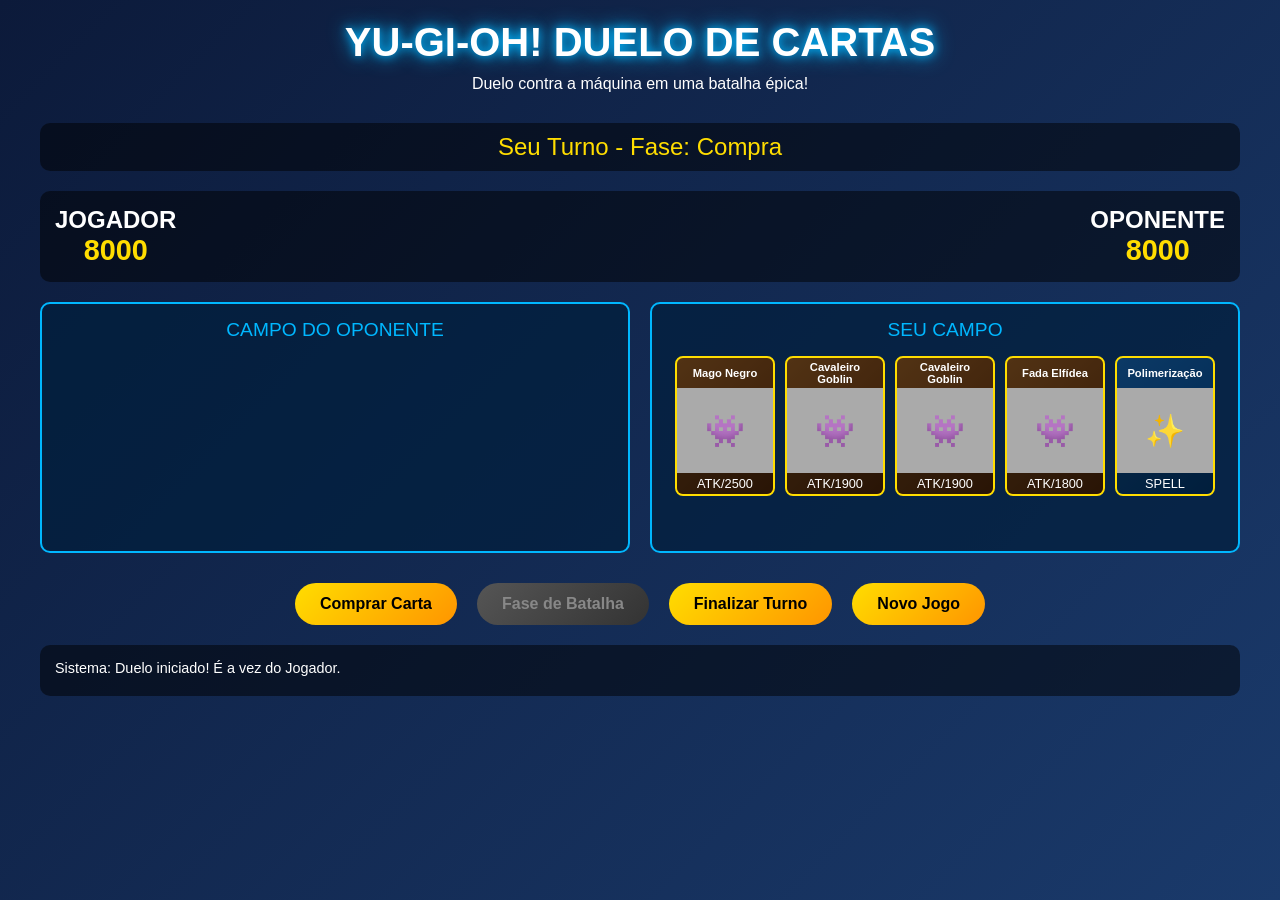
<file: Cartas/index.html>
<!DOCTYPE html>
<html lang="pt-BR">
<head>
    <meta charset="UTF-8">
    <meta name="viewport" content="width=device-width, initial-scale=1.0">
    <title>Yu-Gi-Oh! Duelo de Cartas</title>
    <style>
        * {
            margin: 0;
            padding: 0;
            box-sizing: border-box;
            font-family: 'Arial', sans-serif;
        }
        
        body {
            background: linear-gradient(135deg, #0c1a3a, #1a3a6b);
            color: #fff;
            min-height: 100vh;
            padding: 20px;
        }
        
        header {
            text-align: center;
            margin-bottom: 30px;
        }
        
        h1 {
            font-size: 2.5rem;
            text-shadow: 0 0 10px #00b7ff, 0 0 20px #00b7ff;
            margin-bottom: 10px;
        }
        
        .game-container {
            max-width: 1200px;
            margin: 0 auto;
        }
        
        .turn-indicator {
            text-align: center;
            font-size: 1.5rem;
            margin-bottom: 20px;
            background: rgba(0, 0, 0, 0.5);
            padding: 10px;
            border-radius: 10px;
            color: #ffdd00;
        }
        
        .score-board {
            display: flex;
            justify-content: space-between;
            background: rgba(0, 0, 0, 0.5);
            padding: 15px;
            border-radius: 10px;
            margin-bottom: 20px;
        }
        
        .player, .opponent {
            text-align: center;
        }
        
        .life-points {
            font-size: 1.8rem;
            font-weight: bold;
            color: #ffdd00;
        }
        
        .board {
            display: grid;
            grid-template-columns: 1fr 1fr;
            gap: 20px;
            margin-bottom: 30px;
        }
        
        .player-field, .opponent-field {
            background: rgba(0, 30, 60, 0.7);
            border: 2px solid #00b7ff;
            border-radius: 10px;
            padding: 15px;
            min-height: 250px;
        }
        
        .field-title {
            text-align: center;
            margin-bottom: 15px;
            font-size: 1.2rem;
            color: #00b7ff;
        }
        
        .cards-container {
            display: flex;
            flex-wrap: wrap;
            gap: 10px;
            justify-content: center;
            min-height: 180px;
        }
        
        .card {
            width: 100px;
            height: 140px;
            background: linear-gradient(135deg, #8b4513, #5d2906);
            border: 2px solid #ffdd00;
            border-radius: 8px;
            cursor: pointer;
            transition: transform 0.3s;
            display: flex;
            flex-direction: column;
            overflow: hidden;
            position: relative;
        }
        
        .card:hover {
            transform: translateY(-5px);
            box-shadow: 0 5px 15px rgba(255, 221, 0, 0.5);
        }
        
        .card.monster {
            background: linear-gradient(135deg, #cd7f32, #8b4513);
        }
        
        .card.spell {
            background: linear-gradient(135deg, #1e90ff, #0066cc);
        }
        
        .card.trap {
            background: linear-gradient(135deg, #dc143c, #8b0000);
        }
        
        .card.face-down {
            background: linear-gradient(135deg, #1a3a6b, #0c1a3a);
        }
        
        .card-title {
            background: rgba(0, 0, 0, 0.6);
            color: #fff;
            font-size: 0.7rem;
            padding: 5px;
            text-align: center;
            font-weight: bold;
            height: 30px;
            display: flex;
            align-items: center;
            justify-content: center;
        }
        
        .card-image {
            flex: 1;
            background-color: #aaa;
            display: flex;
            align-items: center;
            justify-content: center;
            font-size: 2rem;
        }
        
        .card-stats {
            background: rgba(0, 0, 0, 0.7);
            color: #fff;
            font-size: 0.8rem;
            padding: 3px;
            text-align: center;
        }
        
        .card.attack-position::after {
            content: "ATK";
            position: absolute;
            top: 5px;
            right: 5px;
            background: rgba(255, 0, 0, 0.7);
            padding: 2px 5px;
            border-radius: 3px;
            font-size: 0.7rem;
        }
        
        .card.defense-position::after {
            content: "DEF";
            position: absolute;
            top: 5px;
            right: 5px;
            background: rgba(0, 128, 0, 0.7);
            padding: 2px 5px;
            border-radius: 3px;
            font-size: 0.7rem;
        }
        
        .controls {
            display: flex;
            justify-content: center;
            gap: 20px;
            margin-top: 30px;
        }
        
        button {
            background: linear-gradient(135deg, #ffdd00, #ff9500);
            color: #000;
            border: none;
            padding: 12px 25px;
            border-radius: 50px;
            font-size: 1rem;
            font-weight: bold;
            cursor: pointer;
            transition: all 0.3s;
        }
        
        button:hover {
            transform: scale(1.05);
            box-shadow: 0 0 15px rgba(255, 221, 0, 0.7);
        }
        
        button:disabled {
            background: linear-gradient(135deg, #555, #333);
            color: #888;
            cursor: not-allowed;
            transform: none;
            box-shadow: none;
        }
        
        .modal {
            display: none;
            position: fixed;
            top: 0;
            left: 0;
            width: 100%;
            height: 100%;
            background: rgba(0, 0, 0, 0.8);
            z-index: 100;
            align-items: center;
            justify-content: center;
        }
        
        .modal-content {
            background: linear-gradient(135deg, #1a3a6b, #0c1a3a);
            border: 3px solid #00b7ff;
            border-radius: 15px;
            padding: 20px;
            max-width: 500px;
            width: 90%;
            max-height: 90vh;
            overflow-y: auto;
        }
        
        .close-modal {
            float: right;
            font-size: 1.5rem;
            font-weight: bold;
            cursor: pointer;
            color: #ffdd00;
        }
        
        .card-detail {
            text-align: center;
        }
        
        .card-detail-image {
            width: 100%;
            height: 300px;
            background-color: #aaa;
            margin: 15px 0;
            border-radius: 10px;
            display: flex;
            align-items: center;
            justify-content: center;
            font-size: 3rem;
        }
        
        .card-detail-info {
            text-align: left;
            margin-top: 15px;
        }
        
        .card-detail-info p {
            margin-bottom: 10px;
        }
        
        .action-buttons {
            display: flex;
            justify-content: space-around;
            margin-top: 20px;
            flex-wrap: wrap;
            gap: 10px;
        }
        
        .action-buttons button {
            padding: 8px 15px;
            font-size: 0.9rem;
        }
        
        .message-log {
            background: rgba(0, 0, 0, 0.5);
            border-radius: 10px;
            padding: 15px;
            margin-top: 20px;
            max-height: 150px;
            overflow-y: auto;
        }
        
        .message {
            margin-bottom: 5px;
            font-size: 0.9rem;
        }
        
        .message.player {
            color: #00b7ff;
        }
        
        .message.opponent {
            color: #ff6b6b;
        }
        
        .message.system {
            color: #ffdd00;
        }
        
        @media (max-width: 768px) {
            .board {
                grid-template-columns: 1fr;
            }
            
            .controls {
                flex-direction: column;
                align-items: center;
            }
            
            button {
                width: 100%;
                max-width: 300px;
            }
        }
    </style>
</head>
<body>
    <header>
        <h1>YU-GI-OH! DUELO DE CARTAS</h1>
        <p>Duelo contra a máquina em uma batalha épica!</p>
    </header>
    
    <div class="game-container">
        <div class="turn-indicator" id="turn-indicator">Seu Turno</div>
        
        <div class="score-board">
            <div class="player">
                <h2>JOGADOR</h2>
                <div class="life-points" id="player-life">8000</div>
            </div>
            <div class="opponent">
                <h2>OPONENTE</h2>
                <div class="life-points" id="opponent-life">8000</div>
            </div>
        </div>
        
        <div class="board">
            <div class="opponent-field">
                <div class="field-title">CAMPO DO OPONENTE</div>
                <div class="cards-container" id="opponent-cards">
                    <!-- Cartas do oponente serão inseridas aqui via JavaScript -->
                </div>
            </div>
            
            <div class="player-field">
                <div class="field-title">SEU CAMPO</div>
                <div class="cards-container" id="player-cards">
                    <!-- Cartas do jogador serão inseridas aqui via JavaScript -->
                </div>
            </div>
        </div>
        
        <div class="controls">
            <button id="draw-card">Comprar Carta</button>
            <button id="battle-phase" disabled>Fase de Batalha</button>
            <button id="end-turn">Finalizar Turno</button>
            <button id="new-game">Novo Jogo</button>
        </div>
        
        <div class="message-log" id="message-log">
            <div class="message system">Bem-vindo ao Duelo! Prepare-se para jogar.</div>
        </div>
    </div>
    
    <div class="modal" id="card-modal">
        <div class="modal-content">
            <span class="close-modal" id="close-modal">&times;</span>
            <div class="card-detail" id="card-detail">
                <!-- Detalhes da carta serão inseridos aqui via JavaScript -->
            </div>
        </div>
    </div>

    <script>
        // Base de dados de cartas (exemplos)
        const cardsDatabase = [
            {
                id: 1,
                name: "Dragão Branco de Olhos Azuis",
                type: "monster",
                attribute: "Luz",
                level: 8,
                atk: 3000,
                def: 2500,
                description: "Dragão lendário conhecido por seu poderoso ataque."
            },
            {
                id: 2,
                name: "Mago Negro",
                type: "monster",
                attribute: "Trevas",
                level: 7,
                atk: 2500,
                def: 2100,
                description: "O ultimate wizard em termos de ataque e defesa."
            },
            {
                id: 3,
                name: "Kuriboh",
                type: "monster",
                attribute: "Trevas",
                level: 1,
                atk: 300,
                def: 200,
                description: "Durante o cálculo de dano, se um monstro do oponente atacar (Efeito Rápido): você pode descartar este card; você não sofre dano de batalha dessa batalha."
            },
            {
                id: 4,
                name: "Cavaleiro Goblin",
                type: "monster",
                attribute: "Terra",
                level: 4,
                atk: 1900,
                def: 0,
                description: "Embora seja sempre muito leal, este monstro de um olho só é detestado pelos outros."
            },
            {
                id: 5,
                name: "Fada Elfídea",
                type: "monster",
                attribute: "Vento",
                level: 4,
                atk: 1800,
                def: 1600,
                description: "Esta linda fada tem uma personalidade perversa."
            },
            {
                id: 6,
                name: "Polimerização",
                type: "spell",
                description: "Permite Invocar por Invocação-Fusão 1 Monstro de Fusão do seu Deck Adicional, usando monstros da sua mão ou do campo como Matéria de Fusão."
            },
            {
                id: 7,
                name: "Buraco Negro",
                type: "spell",
                description: "Destrói todos os monstros no campo."
            },
            {
                id: 8,
                name: "Cilada",
                type: "trap",
                description: "Quando seu oponente Invoca um monstro por Invocação-Normal: destrua esse monstro."
            }
        ];

        // Variáveis do jogo
        let playerLife = 8000;
        let opponentLife = 8000;
        let playerDeck = [];
        let opponentDeck = [];
        let playerHand = [];
        let opponentHand = [];
        let playerField = [];
        let opponentField = [];
        let currentPlayer = 'player';
        let gameStarted = false;
        let gamePhase = 'draw'; // draw, main, battle, end
        let selectedCard = null;
        let messageLog = [];

        // Elementos do DOM
        const playerLifeElement = document.getElementById('player-life');
        const opponentLifeElement = document.getElementById('opponent-life');
        const playerCardsContainer = document.getElementById('player-cards');
        const opponentCardsContainer = document.getElementById('opponent-cards');
        const drawCardButton = document.getElementById('draw-card');
        const battlePhaseButton = document.getElementById('battle-phase');
        const endTurnButton = document.getElementById('end-turn');
        const newGameButton = document.getElementById('new-game');
        const cardModal = document.getElementById('card-modal');
        const closeModalButton = document.getElementById('close-modal');
        const cardDetailContainer = document.getElementById('card-detail');
        const turnIndicator = document.getElementById('turn-indicator');
        const messageLogContainer = document.getElementById('message-log');

        // Inicializar o jogo
        function initGame() {
            playerLife = 8000;
            opponentLife = 8000;
            playerDeck = [...cardsDatabase, ...cardsDatabase, ...cardsDatabase]; // Criar um deck maior
            opponentDeck = [...cardsDatabase, ...cardsDatabase, ...cardsDatabase];
            playerHand = [];
            opponentHand = [];
            playerField = [];
            opponentField = [];
            currentPlayer = 'player';
            gameStarted = true;
            gamePhase = 'draw';
            selectedCard = null;
            messageLog = [];

            // Embaralhar os decks
            shuffleDeck(playerDeck);
            shuffleDeck(opponentDeck);

            // Comprar 5 cartas iniciais
            for (let i = 0; i < 5; i++) {
                playerHand.push(drawCard(playerDeck));
                opponentHand.push(drawCard(opponentDeck));
            }

            updateUI();
            drawCardButton.disabled = false;
            battlePhaseButton.disabled = true;
            endTurnButton.disabled = false;
            addMessage("Sistema", "Duelo iniciado! É a vez do Jogador.");
        }

        // Embaralhar o deck
        function shuffleDeck(deck) {
            for (let i = deck.length - 1; i > 0; i--) {
                const j = Math.floor(Math.random() * (i + 1));
                [deck[i], deck[j]] = [deck[j], deck[i]];
            }
        }

        // Comprar uma carta do deck
        function drawCard(deck) {
            if (deck.length === 0) {
                addMessage("Sistema", "Seu deck está vazio! Você perdeu o duelo.");
                endGame(false);
                return null;
            }
            return deck.pop();
        }

        // Atualizar a interface do usuário
        function updateUI() {
            // Atualizar pontos de vida
            playerLifeElement.textContent = playerLife;
            opponentLifeElement.textContent = opponentLife;
            
            // Atualizar indicador de turno
            turnIndicator.textContent = currentPlayer === 'player' ? 'Seu Turno' : 'Turno do Oponente';
            turnIndicator.textContent += ` - Fase: ${getPhaseName(gamePhase)}`;

            // Atualizar cartas do jogador
            playerCardsContainer.innerHTML = '';
            playerHand.forEach((card, index) => {
                const cardElement = createCardElement(card, index, 'hand');
                playerCardsContainer.appendChild(cardElement);
            });
            
            playerField.forEach((card, index) => {
                const cardElement = createCardElement(card, index, 'field');
                playerCardsContainer.appendChild(cardElement);
            });

            // Atualizar cartas do oponente (viradas para baixo)
            opponentCardsContainer.innerHTML = '';
            opponentField.forEach((card, index) => {
                const cardElement = createCardElement(card, index, 'field', true);
                opponentCardsContainer.appendChild(cardElement);
            });
            
            // Atualizar botões
            drawCardButton.disabled = gamePhase !== 'draw' || currentPlayer !== 'player';
            battlePhaseButton.disabled = gamePhase !== 'main' || currentPlayer !== 'player';
            
            // Atualizar log de mensagens
            updateMessageLog();
        }

        // Obter nome da fase
        function getPhaseName(phase) {
            switch(phase) {
                case 'draw': return 'Compra';
                case 'main': return 'Principal';
                case 'battle': return 'Batalha';
                case 'end': return 'Fim';
                default: return phase;
            }
        }

        // Criar elemento de carta
        function createCardElement(card, index, location, faceDown = false) {
            const cardElement = document.createElement('div');
            cardElement.className = `card ${card.type} ${card.position || ''}`;
            cardElement.dataset.index = index;
            cardElement.dataset.location = location;
            
            if (faceDown) {
                cardElement.classList.add('face-down');
                cardElement.innerHTML = `
                    <div class="card-title">Carta Virada</div>
                    <div class="card-image">?</div>
                    <div class="card-stats">???</div>
                `;
            } else {
                let statsText = '';
                if (card.type === 'monster') {
                    statsText = card.position === 'defense-position' ? `DEF/${card.def}` : `ATK/${card.atk}`;
                } else {
                    statsText = card.type.toUpperCase();
                }
                
                cardElement.innerHTML = `
                    <div class="card-title">${card.name}</div>
                    <div class="card-image">${card.type === 'monster' ? '👾' : card.type === 'spell' ? '✨' : '⚠️'}</div>
                    <div class="card-stats">${statsText}</div>
                `;
            }
            
            // Adicionar evento de clique para cartas na mão do jogador
            if (location === 'hand' && !faceDown && currentPlayer === 'player') {
                cardElement.addEventListener('click', () => showCardDetails(card, index));
            }
            
            // Adicionar evento de clique para cartas no campo do jogador
            if (location === 'field' && !faceDown && currentPlayer === 'player') {
                if (gamePhase === 'main') {
                    cardElement.addEventListener('click', () => selectCard(card, index));
                } else if (gamePhase === 'battle') {
                    cardElement.addEventListener('click', () => attackWithCard(card, index));
                }
            }
            
            return cardElement;
        }

        // Mostrar detalhes da carta
        function showCardDetails(card, index) {
            let cardHTML = `
                <h2>${card.name}</h2>
                <div class="card-detail-image">${card.type === 'monster' ? '👾' : card.type === 'spell' ? '✨' : '⚠️'}</div>
                <div class="card-detail-info">
                    <p><strong>Tipo:</strong> ${card.type === 'monster' ? 'Monstro' : card.type === 'spell' ? 'Magia' : 'Armadilha'}</p>
            `;
            
            if (card.type === 'monster') {
                cardHTML += `
                    <p><strong>Atributo:</strong> ${card.attribute}</p>
                    <p><strong>Nível:</strong> ${card.level}</p>
                    <p><strong>ATK:</strong> ${card.atk}</p>
                    <p><strong>DEF:</strong> ${card.def}</p>
                `;
            }
            
            cardHTML += `
                    <p><strong>Descrição:</strong> ${card.description}</p>
                </div>
                <div class="action-buttons">
            `;
            
            if (gamePhase === 'main') {
                if (card.type === 'monster') {
                    cardHTML += `
                        <button onclick="playCard(${index}, 'attack')">Invocar em Ataque</button>
                        <button onclick="playCard(${index}, 'defense')">Invocar em Defesa</button>
                    `;
                } else {
                    cardHTML += `<button onclick="playCard(${index})">Ativar</button>`;
                }
            }
            
            cardHTML += `
                    <button onclick="closeModal()">Fechar</button>
                </div>
            `;
            
            cardDetailContainer.innerHTML = cardHTML;
            cardModal.style.display = 'flex';
        }

        // Jogar uma carta
        function playCard(index, position = null) {
            const card = playerHand[index];
            
            if (card.type === 'monster') {
                if (playerField.length >= 5) {
                    addMessage("Sistema", "Seu campo está cheio! Não é possível invocar mais monstros.");
                    closeModal();
                    return;
                }
                
                // Adicionar monstro ao campo
                card.position = position + '-position';
                playerField.push(card);
                playerHand.splice(index, 1);
                addMessage("Jogador", `Invocou ${card.name} em modo ${position === 'attack' ? 'ataque' : 'defesa'}.`);
                
            } else {
                // Ativar magia/armadilha
                activateSpellTrap(card);
                playerHand.splice(index, 1);
            }
            
            closeModal();
            updateUI();
        }

        // Ativar magia/armadilha
        function activateSpellTrap(card) {
            addMessage("Jogador", `Ativou ${card.name}!`);
            
            // Efeitos básicos de algumas cartas
            switch(card.name) {
                case "Buraco Negro":
                    playerField = [];
                    opponentField = [];
                    addMessage("Sistema", "Buraco Negro destruiu todos os monstros no campo!");
                    break;
                default:
                    addMessage("Sistema", `${card.name} foi ativado, mas não teve efeito visível.`);
                    break;
            }
        }

        // Selecionar uma carta para mudar sua posição
        function selectCard(card, index) {
            if (selectedCard === index) {
                // Desselecionar se já estava selecionado
                selectedCard = null;
                addMessage("Sistema", "Carta desselecionada.");
            } else {
                // Selecionar a carta
                selectedCard = index;
                addMessage("Sistema", `${card.name} selecionada. Escolha uma ação.`);
                
                // Mostrar opções para a carta selecionada
                showCardOptions(card);
            }
            updateUI();
        }

        // Mostrar opções para a carta selecionada
        function showCardOptions(card) {
            let cardHTML = `
                <h2>${card.name}</h2>
                <div class="card-detail-image">${card.type === 'monster' ? '👾' : card.type === 'spell' ? '✨' : '⚠️'}</div>
                <div class="card-detail-info">
                    <p><strong>Modo:</strong> ${card.position === 'attack-position' ? 'Ataque' : 'Defesa'}</p>
            `;
            
            if (card.type === 'monster') {
                const currentStat = card.position === 'attack-position' ? card.atk : card.def;
                cardHTML += `<p><strong>${card.position === 'attack-position' ? 'ATK' : 'DEF'}:</strong> ${currentStat}</p>`;
            }
            
            cardHTML += `
                </div>
                <div class="action-buttons">
                    <button onclick="changeBattlePosition(${selectedCard})">Mudar Posição</button>
                    <button onclick="sacrificeCard(${selectedCard})">Sacrificar</button>
                    <button onclick="closeModal()">Fechar</button>
                </div>
            `;
            
            cardDetailContainer.innerHTML = cardHTML;
            cardModal.style.display = 'flex';
        }

        // Mudar a posição de batalha de um monstro
        function changeBattlePosition(index) {
            const card = playerField[index];
            
            if (card.position === 'attack-position') {
                card.position = 'defense-position';
                addMessage("Jogador", `Colocou ${card.name} em posição de defesa.`);
            } else {
                card.position = 'attack-position';
                addMessage("Jogador", `Colocou ${card.name} em posição de ataque.`);
            }
            
            selectedCard = null;
            closeModal();
            updateUI();
        }

        // Sacrificar uma carta
        function sacrificeCard(index) {
            const card = playerField[index];
            addMessage("Jogador", `Sacrificou ${card.name}.`);
            playerField.splice(index, 1);
            selectedCard = null;
            closeModal();
            updateUI();
        }

        // Atacar com uma carta
        function attackWithCard(attackerIndex, attackerLocation) {
            if (opponentField.length === 0) {
                // Ataque direto
                opponentLife -= playerField[attackerIndex].atk;
                addMessage("Jogador", `${playerField[attackerIndex].name} atacou diretamente e causou ${playerField[attackerIndex].atk} de dano!`);
                
                if (opponentLife <= 0) {
                    endGame(true);
                }
            } else {
                // Mostrar opções de alvo
                showAttackTargets(attackerIndex);
                return;
            }
            
            updateUI();
        }

        // Mostrar alvos para ataque
        function showAttackTargets(attackerIndex) {
            const attacker = playerField[attackerIndex];
            let cardHTML = `
                <h2>Escolha um alvo para ${attacker.name}</h2>
                <div class="card-detail-image">⚔️</div>
                <p>Selecione qual monstro inimigo atacar:</p>
                <div class="action-buttons">
            `;
            
            opponentField.forEach((card, index) => {
                cardHTML += `<button onclick="battle(${attackerIndex}, ${index})">Atacar ${card.name}</button>`;
            });
            
            cardHTML += `
                    <button onclick="closeModal()">Cancelar</button>
                </div>
            `;
            
            cardDetailContainer.innerHTML = cardHTML;
            cardModal.style.display = 'flex';
        }

        // Realizar uma batalha entre monstros
        function battle(attackerIndex, defenderIndex) {
            const attacker = playerField[attackerIndex];
            const defender = opponentField[defenderIndex];
            
            if (defender.position === 'attack-position') {
                // Batalha ATK vs ATK
                if (attacker.atk > defender.atk) {
                    opponentLife -= (attacker.atk - defender.atk);
                    opponentField.splice(defenderIndex, 1);
                    addMessage("Sistema", `${attacker.name} destruiu ${defender.name} e causou ${attacker.atk - defender.atk} de dano!`);
                } else if (attacker.atk < defender.atk) {
                    playerLife -= (defender.atk - attacker.atk);
                    playerField.splice(attackerIndex, 1);
                    addMessage("Sistema", `${defender.name} destruiu ${attacker.name} e você sofreu ${defender.atk - attacker.atk} de dano!`);
                } else {
                    playerField.splice(attackerIndex, 1);
                    opponentField.splice(defenderIndex, 1);
                    addMessage("Sistema", `${attacker.name} e ${defender.name} se destruíram mutuamente!`);
                }
            } else {
                // Batalha ATK vs DEF
                if (attacker.atk > defender.def) {
                    opponentField.splice(defenderIndex, 1);
                    addMessage("Sistema", `${attacker.name} destruiu ${defender.name} em posição de defesa!`);
                } else if (attacker.atk < defender.def) {
                    playerLife -= (defender.def - attacker.atk);
                    addMessage("Sistema", `${attacker.name} não conseguiu destruir ${defender.name} e você sofreu ${defender.def - attacker.atk} de dano!`);
                } else {
                    addMessage("Sistema", `${attacker.name} não conseguiu destruir ${defender.name}!`);
                }
            }
            
            // Verificar se o jogo terminou
            if (playerLife <= 0) {
                endGame(false);
            } else if (opponentLife <= 0) {
                endGame(true);
            }
            
            closeModal();
            updateUI();
        }

        // Finalizar o jogo
        function endGame(playerWon) {
            gameStarted = false;
            if (playerWon) {
                addMessage("Sistema", "Parabéns! Você venceu o duelo!");
            } else {
                addMessage("Sistema", "Você perdeu o duelo. Tente novamente!");
            }
            
            drawCardButton.disabled = true;
            battlePhaseButton.disabled = true;
            endTurnButton.disabled = true;
        }

        // Finalizar o turno
        function endTurn() {
            if (currentPlayer === 'player') {
                currentPlayer = 'opponent';
                gamePhase = 'draw';
                addMessage("Sistema", "Turno do Oponente.");
                
                // Simular o turno do oponente
                setTimeout(opponentTurn, 1000);
            } else {
                currentPlayer = 'player';
                gamePhase = 'draw';
                addMessage("Sistema", "Seu Turno.");
            }
            
            updateUI();
        }

        // Turno do oponente (IA simples)
        function opponentTurn() {
            // Fase de Compra
            if (opponentDeck.length > 0) {
                opponentHand.push(drawCard(opponentDeck));
                addMessage("Oponente", "Comprou uma carta.");
            }
            
            gamePhase = 'main';
            updateUI();
            
            setTimeout(() => {
                // Invocar monstros (se possível)
                for (let i = 0; i < opponentHand.length; i++) {
                    if (opponentHand[i].type === 'monster' && opponentField.length < 5) {
                        const card = opponentHand[i];
                        card.position = Math.random() > 0.5 ? 'attack-position' : 'defense-position';
                        opponentField.push(card);
                        opponentHand.splice(i, 1);
                        addMessage("Oponente", `Invocou ${card.name} em modo ${card.position === 'attack-position' ? 'ataque' : 'defesa'}.`);
                        break;
                    }
                }
                
                gamePhase = 'battle';
                updateUI();
                
                setTimeout(() => {
                    // Fase de Batalha
                    if (opponentField.length > 0) {
                        const attackerIndex = Math.floor(Math.random() * opponentField.length);
                        const attacker = opponentField[attackerIndex];
                        
                        if (playerField.length === 0) {
                            // Ataque direto
                            playerLife -= attacker.atk;
                            addMessage("Oponente", `${attacker.name} atacou diretamente e causou ${attacker.atk} de dano!`);
                        } else {
                            // Escolher um monstro aleatório para atacar
                            const defenderIndex = Math.floor(Math.random() * playerField.length);
                            const defender = playerField[defenderIndex];
                            
                            if (defender.position === 'attack-position') {
                                // Batalha ATK vs ATK
                                if (attacker.atk > defender.atk) {
                                    playerLife -= (attacker.atk - defender.atk);
                                    playerField.splice(defenderIndex, 1);
                                    addMessage("Sistema", `${attacker.name} destruiu ${defender.name} e causou ${attacker.atk - defender.atk} de dano!`);
                                } else if (attacker.atk < defender.atk) {
                                    opponentLife -= (defender.atk - attacker.atk);
                                    opponentField.splice(attackerIndex, 1);
                                    addMessage("Sistema", `${defender.name} destruiu ${attacker.name} e o oponente sofreu ${defender.atk - attacker.atk} de dano!`);
                                } else {
                                    playerField.splice(defenderIndex, 1);
                                    opponentField.splice(attackerIndex, 1);
                                    addMessage("Sistema", `${attacker.name} e ${defender.name} se destruíram mutuamente!`);
                                }
                            } else {
                                // Batalha ATK vs DEF
                                if (attacker.atk > defender.def) {
                                    playerField.splice(defenderIndex, 1);
                                    addMessage("Sistema", `${attacker.name} destruiu ${defender.name} em posição de defesa!`);
                                } else if (attacker.atk < defender.def) {
                                    opponentLife -= (defender.def - attacker.atk);
                                    addMessage("Sistema", `${attacker.name} não conseguiu destruir ${defender.name} e o oponente sofreu ${defender.def - attacker.atk} de dano!`);
                                } else {
                                    addMessage("Sistema", `${attacker.name} não conseguiu destruir ${defender.name}!`);
                                }
                            }
                        }
                    }
                    
                    // Verificar se o jogo terminou
                    if (playerLife <= 0) {
                        endGame(false);
                    } else if (opponentLife <= 0) {
                        endGame(true);
                    } else {
                        gamePhase = 'end';
                        updateUI();
                        
                        // Finalizar turno do oponente
                        setTimeout(() => {
                            addMessage("Oponente", "Finalizou o turno.");
                            endTurn();
                        }, 1000);
                    }
                }, 1500);
            }, 1500);
        }

        // Adicionar mensagem ao log
        function addMessage(sender, text) {
            messageLog.push({ sender, text });
            if (messageLog.length > 10) {
                messageLog.shift(); // Manter apenas as 10 mensagens mais recentes
            }
            updateMessageLog();
        }

        // Atualizar o log de mensagens
        function updateMessageLog() {
            messageLogContainer.innerHTML = '';
            messageLog.forEach(message => {
                const messageElement = document.createElement('div');
                messageElement.className = `message ${message.sender.toLowerCase()}`;
                messageElement.textContent = `${message.sender}: ${message.text}`;
                messageLogContainer.appendChild(messageElement);
            });
            messageLogContainer.scrollTop = messageLogContainer.scrollHeight;
        }

        // Fechar o modal
        function closeModal() {
            cardModal.style.display = 'none';
            selectedCard = null;
        }

        // Avançar para a fase de batalha
        function startBattlePhase() {
            if (gamePhase === 'main') {
                gamePhase = 'battle';
                addMessage("Sistema", "Fase de Batalha iniciada. Selecione um monstro para atacar.");
                updateUI();
            }
        }

        // Event listeners
        drawCardButton.addEventListener('click', () => {
            if (playerDeck.length > 0 && playerHand.length < 7) {
                playerHand.push(drawCard(playerDeck));
                addMessage("Jogador", "Comprou uma carta.");
                gamePhase = 'main';
                updateUI();
            } else {
                addMessage("Sistema", "Não é possível comprar mais cartas!");
            }
        });

        battlePhaseButton.addEventListener('click', startBattlePhase);
        endTurnButton.addEventListener('click', endTurn);
        newGameButton.addEventListener('click', initGame);
        closeModalButton.addEventListener('click', closeModal);

        // Iniciar o jogo quando a página carregar
        window.onload = initGame;

        // Funções globais para os botões
        window.playCard = playCard;
        window.changeBattlePosition = changeBattlePosition;
        window.sacrificeCard = sacrificeCard;
        window.battle = battle;
        window.closeModal = closeModal;
    </script>
</body>
</html>
</file>
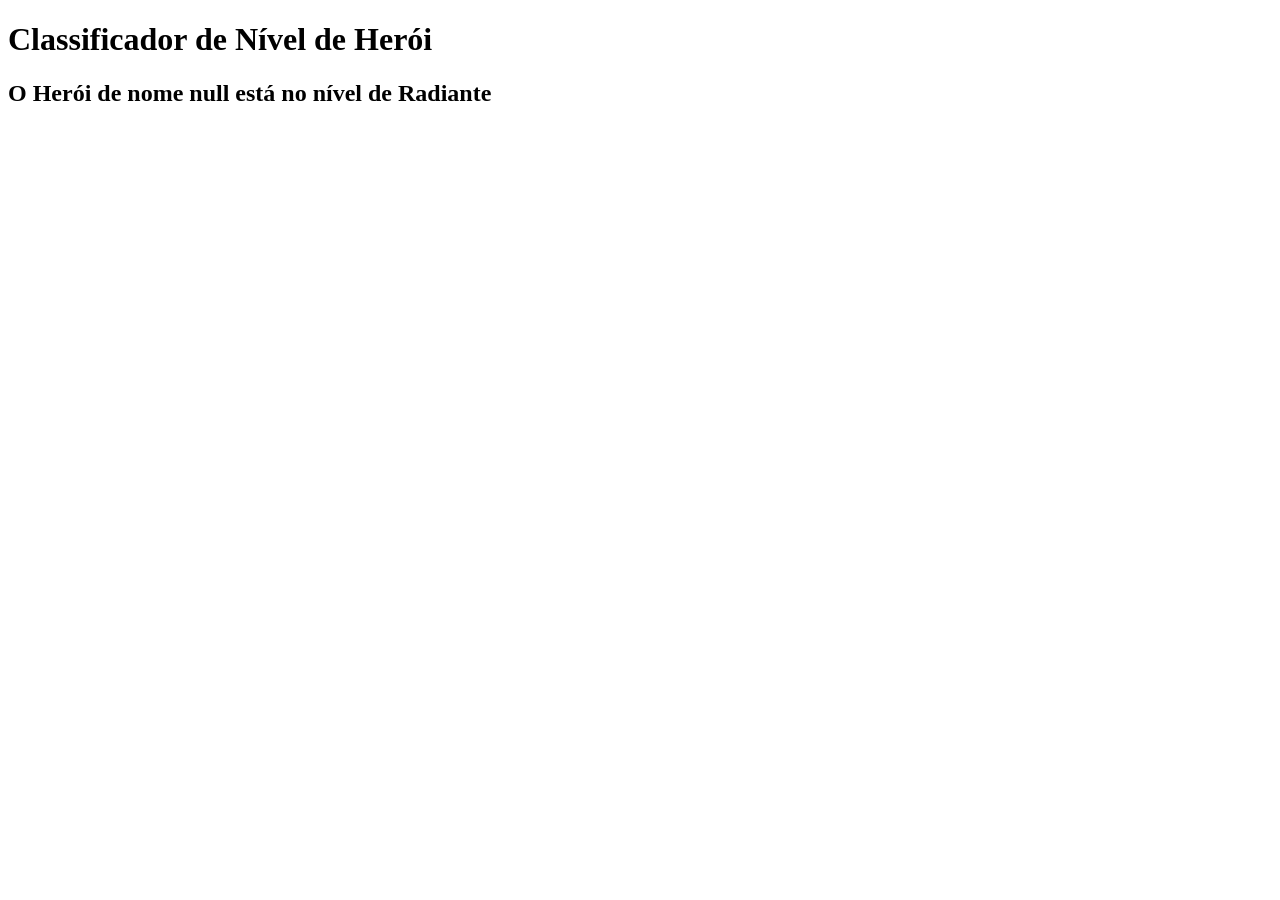
<file: Jogo/index.html>
<!DOCTYPE html>
<html>
<head>
    <title>Classificador de Nível de Herói</title>
</head>
<body>
    <h1>Classificador de Nível de Herói</h1>
    <script>
        let nome = prompt("Digite o nome do herói:");
        let xp = parseInt(prompt("Digite a experiência (XP) do herói:"));
        let nivel;
        if (xp < 1000) {
            nivel = "Ferro";
        } else if (xp >= 1001 && xp <= 2000) {
            nivel = "Bronze";
        } else if (xp >= 2001 && xp <= 5000) {
            nivel = "Prata";
        } else if (xp >= 5001 && xp <= 7000) {
            nivel = "Ouro";
        } else if (xp >= 7001 && xp <= 8000) {
            nivel = "Platina";
        } else if (xp >= 8001 && xp <= 9000) {
            nivel = "Ascendente";
        } else if (xp >= 9001 && xp <= 10000) {
            nivel = "Imortal";
        } else {
            nivel = "Radiante";
        }
        alert(`O Herói de nome ${nome} está no nível de ${nivel}`);
        document.write(`<h2>O Herói de nome ${nome} está no nível de ${nivel}</h2>`);
    </script>
</body>
</html>
</file>
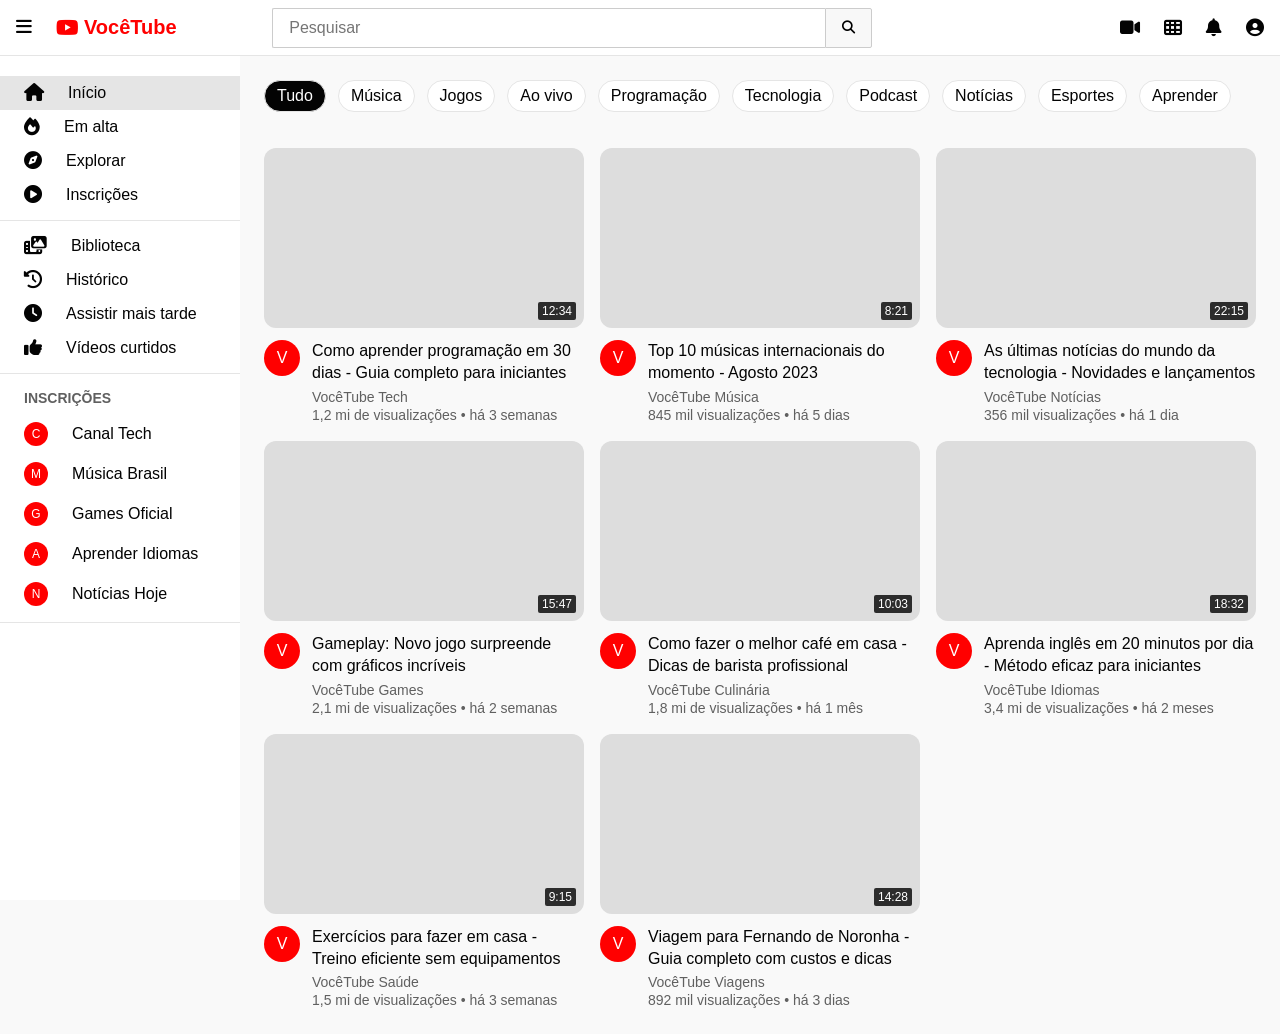
<file: Youtube Page/index.html>
<!DOCTYPE html>
<html lang="pt-BR">
<head>
    <meta charset="UTF-8">
    <meta name="viewport" content="width=device-width, initial-scale=1.0">
    <title>VocêTube - Clone do YouTube</title>
    <link rel="stylesheet" href="https://cdnjs.cloudflare.com/ajax/libs/font-awesome/6.4.0/css/all.min.css">
    <style>
        * {
            margin: 0;
            padding: 0;
            box-sizing: border-box;
            font-family: 'Roboto', Arial, sans-serif;
        }
        body {
            background-color: #f9f9f9;
            color: #030303;
        }
        header {
            display: flex;
            justify-content: space-between;
            align-items: center;
            padding: 0 16px;
            height: 56px;
            background-color: #fff;
            position: fixed;
            top: 0;
            left: 0;
            right: 0;
            border-bottom: 1px solid #e5e5e5;
            z-index: 100;
        }
        .logo-area {
            display: flex;
            align-items: center;
        }
        .menu-icon {
            margin-right: 24px;
            cursor: pointer;
            font-size: 18px;
        }
        .logo {
            display: flex;
            align-items: center;
            color: #ff0000;
            font-weight: bold;
            font-size: 20px;
        }
        .logo i {
            margin-right: 5px;
        }
        .search-area {
            display: flex;
            align-items: center;
            flex: 0 1 728px;
            margin: 0 40px;
        }
        .search-box {
            display: flex;
            flex: 1;
            max-width: 600px;
        }
        .search-box input {
            flex: 1;
            padding: 8px 16px;
            border: 1px solid #ccc;
            border-right: none;
            border-radius: 2px 0 0 2px;
            font-size: 16px;
        }
        .search-button {
            background: #f8f8f8;
            border: 1px solid #ccc;
            border-radius: 0 2px 2px 0;
            padding: 0 16px;
            cursor: pointer;
            height: 40px;
        }
        .user-actions {
            display: flex;
            align-items: center;
        }
        .user-actions i {
            margin-left: 24px;
            cursor: pointer;
            font-size: 18px;
        }
        .container {
            display: flex;
            margin-top: 56px;
            min-height: calc(100vh - 56px);
        }
        aside {
            width: 240px;
            background-color: #fff;
            position: fixed;
            top: 56px;
            left: 0;
            bottom: 0;
            overflow-y: auto;
            padding: 12px 0;
            transition: width 0.3s;
        }
        .sidebar-section {
            padding: 8px 0;
            border-bottom: 1px solid #e5e5e5;
        }
        .sidebar-item {
            display: flex;
            align-items: center;
            padding: 8px 24px;
            cursor: pointer;
        }
        .sidebar-item:hover {
            background-color: #f5f5f5;
        }
        .sidebar-item.active {
            background-color: #e5e5e5;
        }
        .sidebar-item i {
            margin-right: 24px;
            font-size: 18px;
        }
        .sidebar-channel {
            display: flex;
            align-items: center;
            padding: 8px 24px;
            cursor: pointer;
        }
        .sidebar-channel:hover {
            background-color: #f5f5f5;
        }
        .channel-avatar {
            width: 24px;
            height: 24px;
            border-radius: 50%;
            background-color: #ff0000;
            margin-right: 24px;
            display: flex;
            align-items: center;
            justify-content: center;
            color: white;
            font-size: 12px;
        }
        main {
            flex: 1;
            margin-left: 240px;
            padding: 24px;
            display: flex;
            flex-direction: column;
        }
        .video-grid {
            display: grid;
            grid-template-columns: repeat(auto-fill, minmax(300px, 1fr));
            gap: 16px;
        }
        .video-card {
            cursor: pointer;
            transition: transform 0.2s;
        }
        .video-card:hover {
            transform: translateY(-5px);
        }
        .thumbnail {
            position: relative;
            height: 0;
            padding-top: 56.25%; 
            background-color: #ddd;
            border-radius: 12px;
            overflow: hidden;
            margin-bottom: 12px;
        }
        .thumbnail img {
            position: absolute;
            top: 0;
            left: 0;
            width: 100%;
            height: 100%;
            object-fit: cover;
        }
        .video-duration {
            position: absolute;
            bottom: 8px;
            right: 8px;
            background-color: rgba(0, 0, 0, 0.8);
            color: white;
            padding: 2px 4px;
            border-radius: 2px;
            font-size: 12px;
        }
        .video-info {
            display: flex;
            margin-top: 12px;
        }
        .channel-avatar-small {
            width: 36px;
            height: 36px;
            border-radius: 50%;
            background-color: #ff0000;
            margin-right: 12px;
            display: flex;
            align-items: center;
            justify-content: center;
            color: white;
            flex-shrink: 0;
        }
        .video-details h3 {
            font-size: 16px;
            margin-bottom: 4px;
            font-weight: 500;
            line-height: 1.4;
            display: -webkit-box;
            -webkit-line-clamp: 2;
            -webkit-box-orient: vertical;
            overflow: hidden;
        }
        .video-details p {
            color: #606060;
            font-size: 14px;
            margin-bottom: 2px;
        }
        .category-section {
            margin-bottom: 24px;
        }
        .category-buttons {
            display: flex;
            overflow-x: auto;
            padding-bottom: 12px;
            gap: 12px;
        }
        .category-button {
            background-color: #fff;
            border: 1px solid #e5e5e5;
            border-radius: 16px;
            padding: 6px 12px;
            white-space: nowrap;
            cursor: pointer;
            transition: background-color 0.2s;
        }
        .category-button:hover {
            background-color: #f0f0f0;
        }
        .category-button.active {
            background-color: #030303;
            color: white;
        }
        @media (max-width: 1200px) {
            .video-grid {
                grid-template-columns: repeat(auto-fill, minmax(250px, 1fr));
            }
        }
        @media (max-width: 960px) {
            aside {
                width: 72px;
            }
            aside .sidebar-text, 
            aside .channel-name {
                display: none;
            }
            main {
                margin-left: 72px;
            }
            .sidebar-item i,
            .channel-avatar {
                margin-right: 0;
            }
        }
        @media (max-width: 768px) {
            .search-area {
                margin: 0 12px;
            }
            .video-grid {
                grid-template-columns: repeat(auto-fill, minmax(200px, 1fr));
            }
        }
        @media (max-width: 480px) {
            aside {
                display: none;
            }   
            main {
                margin-left: 0;
            }
            .search-box {
                display: none;
            }
            .video-grid {
                grid-template-columns: 1fr;
            }
        }
    </style>
</head>
<body>
    <header>
        <div class="logo-area">
            <div class="menu-icon">
                <i class="fas fa-bars"></i>
            </div>
            <div class="logo">
                <i class="fab fa-youtube"></i>
                <span>VocêTube</span>
            </div>
        </div>
        <div class="search-area">
            <div class="search-box">
                <input type="text" placeholder="Pesquisar">
                <button class="search-button">
                    <i class="fas fa-search"></i>
                </button>
            </div>
        </div>
        <div class="user-actions">
            <i class="fas fa-video"></i>
            <i class="fas fa-th"></i>
            <i class="fas fa-bell"></i>
            <i class="fas fa-user-circle"></i>
        </div>
    </header>
    <div class="container">
        <aside>
            <div class="sidebar-section">
                <div class="sidebar-item active">
                    <i class="fas fa-home"></i>
                    <span class="sidebar-text">Início</span>
                </div>
                <div class="sidebar-item">
                    <i class="fas fa-fire"></i>
                    <span class="sidebar-text">Em alta</span>
                </div>
                <div class="sidebar-item">
                    <i class="fas fa-compass"></i>
                    <span class="sidebar-text">Explorar</span>
                </div>
                <div class="sidebar-item">
                    <i class="fas fa-play-circle"></i>
                    <span class="sidebar-text">Inscrições</span>
                </div>
            </div>
            <div class="sidebar-section">
                <div class="sidebar-item">
                    <i class="fas fa-photo-video"></i>
                    <span class="sidebar-text">Biblioteca</span>
                </div>
                <div class="sidebar-item">
                    <i class="fas fa-history"></i>
                    <span class="sidebar-text">Histórico</span>
                </div>
                <div class="sidebar-item">
                    <i class="fas fa-clock"></i>
                    <span class="sidebar-text">Assistir mais tarde</span>
                </div>
                <div class="sidebar-item">
                    <i class="fas fa-thumbs-up"></i>
                    <span class="sidebar-text">Vídeos curtidos</span>
                </div>
            </div>
            <div class="sidebar-section">
                <h3 style="padding: 8px 24px; color: #606060; font-size: 14px;">INSCRIÇÕES</h3>
                <div class="sidebar-channel">
                    <div class="channel-avatar">C</div>
                    <span class="channel-name">Canal Tech</span>
                </div>
                <div class="sidebar-channel">
                    <div class="channel-avatar">M</div>
                    <span class="channel-name">Música Brasil</span>
                </div>
                <div class="sidebar-channel">
                    <div class="channel-avatar">G</div>
                    <span class="channel-name">Games Oficial</span>
                </div>
                <div class="sidebar-channel">
                    <div class="channel-avatar">A</div>
                    <span class="channel-name">Aprender Idiomas</span>
                </div>
                <div class="sidebar-channel">
                    <div class="channel-avatar">N</div>
                    <span class="channel-name">Notícias Hoje</span>
                </div>
            </div>
        </aside>
        <main>
            <div class="category-section">
                <div class="category-buttons">
                    <div class="category-button active">Tudo</div>
                    <div class="category-button">Música</div>
                    <div class="category-button">Jogos</div>
                    <div class="category-button">Ao vivo</div>
                    <div class="category-button">Programação</div>
                    <div class="category-button">Tecnologia</div>
                    <div class="category-button">Podcast</div>
                    <div class="category-button">Notícias</div>
                    <div class="category-button">Esportes</div>
                    <div class="category-button">Aprender</div>
                </div>
            </div>
            <div class="video-grid">
                <div class="video-card">
                    <div class="thumbnail">
                        <div style="background: linear-gradient(45deg, #ff0000, #ff6b6b); width: 100%; height: 100%;"></div>
                        <div class="video-duration">12:34</div>
                    </div>
                    <div class="video-info">
                        <div class="channel-avatar-small">V</div>
                        <div class="video-details">
                            <h3>Como aprender programação em 30 dias - Guia completo para iniciantes</h3>
                            <p>VocêTube Tech</p>
                            <p>1,2 mi de visualizações • há 3 semanas</p>
                        </div>
                    </div>
                </div>
                <div class="video-card">
                    <div class="thumbnail">
                        <div style="background: linear-gradient(45deg, #0066cc, #00a8ff); width: 100%; height: 100%;"></div>
                        <div class="video-duration">8:21</div>
                    </div>
                    <div class="video-info">
                        <div class="channel-avatar-small">V</div>
                        <div class="video-details">
                            <h3>Top 10 músicas internacionais do momento - Agosto 2023</h3>
                            <p>VocêTube Música</p>
                            <p>845 mil visualizações • há 5 dias</p>
                        </div>
                    </div>
                </div>
                <div class="video-card">
                    <div class="thumbnail">
                        <div style="background: linear-gradient(45deg, #00cc66, #00ff95); width: 100%; height: 100%;"></div>
                        <div class="video-duration">22:15</div>
                    </div>
                    <div class="video-info">
                        <div class="channel-avatar-small">V</div>
                        <div class="video-details">
                            <h3>As últimas notícias do mundo da tecnologia - Novidades e lançamentos</h3>
                            <p>VocêTube Notícias</p>
                            <p>356 mil visualizações • há 1 dia</p>
                        </div>
                    </div>
                </div>
                <div class="video-card">
                    <div class="thumbnail">
                        <div style="background: linear-gradient(45deg, #ff6600, #ff9e40); width: 100%; height: 100%;"></div>
                        <div class="video-duration">15:47</div>
                    </div>
                    <div class="video-info">
                        <div class="channel-avatar-small">V</div>
                        <div class="video-details">
                            <h3>Gameplay: Novo jogo surpreende com gráficos incríveis</h3>
                            <p>VocêTube Games</p>
                            <p>2,1 mi de visualizações • há 2 semanas</p>
                        </div>
                    </div>
                </div>
                <div class="video-card">
                    <div class="thumbnail">
                        <div style="background: linear-gradient(45deg, #9900cc, #cd84f1); width: 100%; height: 100%;"></div>
                        <div class="video-duration">10:03</div>
                    </div>
                    <div class="video-info">
                        <div class="channel-avatar-small">V</div>
                        <div class="video-details">
                            <h3>Como fazer o melhor café em casa - Dicas de barista profissional</h3>
                            <p>VocêTube Culinária</p>
                            <p>1,8 mi de visualizações • há 1 mês</p>
                        </div>
                    </div>
                </div>
                <div class="video-card">
                    <div class="thumbnail">
                        <div style="background: linear-gradient(45deg, #ffcc00, #fffa65); width: 100%; height: 100%;"></div>
                        <div class="video-duration">18:32</div>
                    </div>
                    <div class="video-info">
                        <div class="channel-avatar-small">V</div>
                        <div class="video-details">
                            <h3>Aprenda inglês em 20 minutos por dia - Método eficaz para iniciantes</h3>
                            <p>VocêTube Idiomas</p>
                            <p>3,4 mi de visualizações • há 2 meses</p>
                        </div>
                    </div>
                </div>
                <div class="video-card">
                    <div class="thumbnail">
                        <div style="background: linear-gradient(45deg, #cc0066, #ff4d8d); width: 100%; height: 100%;"></div>
                        <div class="video-duration">9:15</div>
                    </div>
                    <div class="video-info">
                        <div class="channel-avatar-small">V</div>
                        <div class="video-details">
                            <h3>Exercícios para fazer em casa - Treino eficiente sem equipamentos</h3>
                            <p>VocêTube Saúde</p>
                            <p>1,5 mi de visualizações • há 3 semanas</p>
                        </div>
                    </div>
                </div>
                <div class="video-card">
                    <div class="thumbnail">
                        <div style="background: linear-gradient(45deg, #006699, #00a8ff); width: 100%; height: 100%;"></div>
                        <div class="video-duration">14:28</div>
                    </div>
                    <div class="video-info">
                        <div class="channel-avatar-small">V</div>
                        <div class="video-details">
                            <h3>Viagem para Fernando de Noronha - Guia completo com custos e dicas</h3>
                            <p>VocêTube Viagens</p>
                            <p>892 mil visualizações • há 3 dias</p>
                        </div>
                    </div>
                </div>
            </div>
        </main>
    </div>
    <script>
        document.querySelectorAll('.category-button').forEach(button => {
            button.addEventListener('click', function() {
                document.querySelector('.category-button.active').classList.remove('active');
                this.classList.add('active');
            });
        });
        document.querySelectorAll('.sidebar-item').forEach(item => {
            item.addEventListener('click', function() {
                document.querySelector('.sidebar-item.active').classList.remove('active');
                this.classList.add('active');
            });
        });
        document.querySelector('.menu-icon').addEventListener('click', function() {
            const aside = document.querySelector('aside');
            if (window.innerWidth <= 480) {
                aside.style.display = aside.style.display === 'none' ? 'block' : 'none';
            }
        });
    </script>
</body>
</html>
</file>
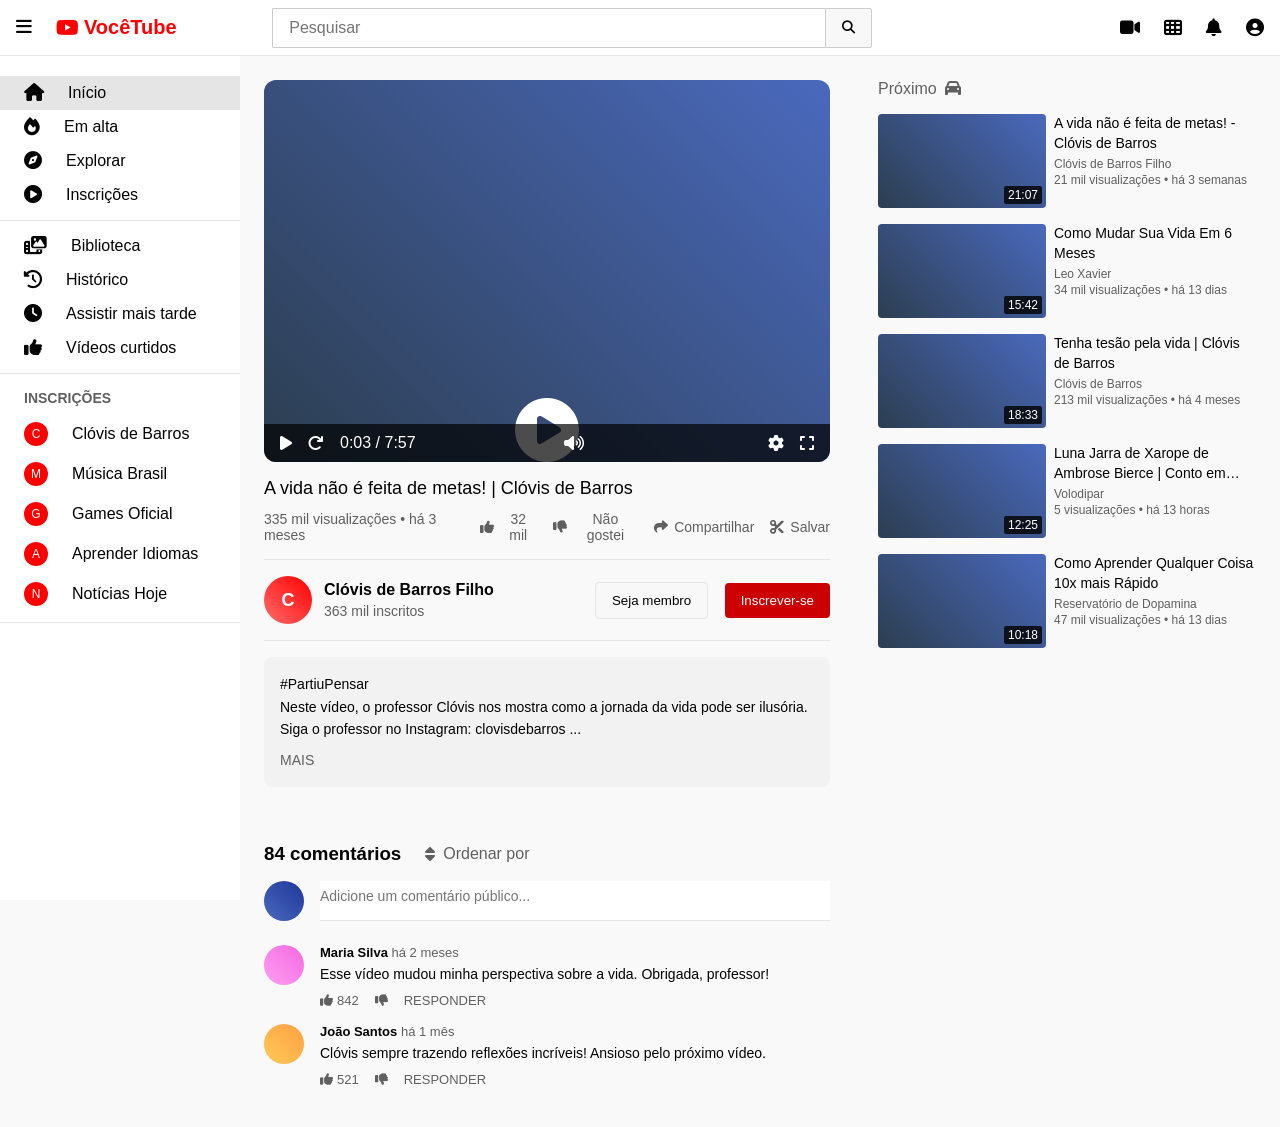
<file: Youtube Page/Tube.html>
<!DOCTYPE html>
<html lang="pt-BR">
<head>
    <meta charset="UTF-8">
    <meta name="viewport" content="width=device-width, initial-scale=1.0">
    <title>A vida não é feita de metas! | Clóvis de Barros - VocêTube</title>
    <link rel="stylesheet" href="https://cdnjs.cloudflare.com/ajax/libs/font-awesome/6.4.0/css/all.min.css">
    <style>
        * {
            margin: 0;
            padding: 0;
            box-sizing: border-box;
            font-family: 'Roboto', Arial, sans-serif;
        }

        body {
            background-color: #f9f9f9;
            color: #030303;
        }
        header {
            display: flex;
            justify-content: space-between;
            align-items: center;
            padding: 0 16px;
            height: 56px;
            background-color: #fff;
            position: fixed;
            top: 0;
            left: 0;
            right: 0;
            border-bottom: 1px solid #e5e5e5;
            z-index: 100;
        }

        .logo-area {
            display: flex;
            align-items: center;
        }

        .menu-icon {
            margin-right: 24px;
            cursor: pointer;
            font-size: 18px;
        }

        .logo {
            display: flex;
            align-items: center;
            color: #ff0000;
            font-weight: bold;
            font-size: 20px;
        }

        .logo i {
            margin-right: 5px;
        }

        .search-area {
            display: flex;
            align-items: center;
            flex: 0 1 728px;
            margin: 0 40px;
        }

        .search-box {
            display: flex;
            flex: 1;
            max-width: 600px;
        }

        .search-box input {
            flex: 1;
            padding: 8px 16px;
            border: 1px solid #ccc;
            border-right: none;
            border-radius: 2px 0 0 2px;
            font-size: 16px;
        }

        .search-button {
            background: #f8f8f8;
            border: 1px solid #ccc;
            border-radius: 0 2px 2px 0;
            padding: 0 16px;
            cursor: pointer;
            height: 40px;
        }

        .user-actions {
            display: flex;
            align-items: center;
        }

        .user-actions i {
            margin-left: 24px;
            cursor: pointer;
            font-size: 18px;
        }

        .container {
            display: flex;
            margin-top: 56px;
            min-height: calc(100vh - 56px);
        }

        .video-container {
            flex: 1;
            margin-left: 240px;
            padding: 24px;
            display: flex;
            flex-direction: column;
        }

        .video-player {
            width: 100%;
            background-color: #000;
            border-radius: 12px;
            overflow: hidden;
            margin-bottom: 16px;
            position: relative;
        }

        .video-player-placeholder {
            width: 100%;
            padding-top: 56.25%;
            background: linear-gradient(45deg, #2c3e50, #4a69bd);
            display: flex;
            align-items: center;
            justify-content: center;
            color: white;
            font-size: 24px;
        }

        .video-controls {
            display: flex;
            align-items: center;
            justify-content: space-between;
            padding: 10px 16px;
            background-color: rgba(0, 0, 0, 0.7);
            color: white;
            position: absolute;
            bottom: 0;
            left: 0;
            right: 0;
        }

        .video-controls-left, .video-controls-center, .video-controls-right {
            display: flex;
            align-items: center;
            gap: 16px;
        }

        .progress-bar {
            flex: 1;
            height: 4px;
            background-color: rgba(255, 255, 255, 0.3);
            border-radius: 2px;
            margin: 0 10px;
            position: relative;
            cursor: pointer;
        }

        .progress {
            position: absolute;
            left: 0;
            top: 0;
            height: 100%;
            background-color: #ff0000;
            width: 30%;
            border-radius: 2px;
        }

        .video-info {
            margin-bottom: 16px;
        }

        .video-title {
            font-size: 18px;
            font-weight: 500;
            margin-bottom: 12px;
        }

        .video-stats {
            display: flex;
            justify-content: space-between;
            align-items: center;
            padding-bottom: 16px;
            border-bottom: 1px solid #e5e5e5;
        }

        .video-views {
            color: #606060;
            font-size: 14px;
        }

        .video-actions {
            display: flex;
            gap: 16px;
        }

        .action-button {
            display: flex;
            align-items: center;
            gap: 6px;
            background: none;
            border: none;
            cursor: pointer;
            color: #606060;
            font-size: 14px;
            font-weight: 500;
        }

        .action-button:hover {
            color: #065fd4;
        }

        .channel-info {
            display: flex;
            justify-content: space-between;
            align-items: center;
            padding: 16px 0;
            border-bottom: 1px solid #e5e5e5;
        }

        .channel-details {
            display: flex;
            align-items: center;
            gap: 12px;
        }

        .channel-avatar {
            width: 48px;
            height: 48px;
            border-radius: 50%;
            background: linear-gradient(45deg, #ff6b6b, #ff0000);
            display: flex;
            align-items: center;
            justify-content: center;
            color: white;
            font-weight: bold;
            font-size: 18px;
        }

        .channel-meta h3 {
            font-size: 16px;
            margin-bottom: 4px;
        }

        .channel-meta p {
            color: #606060;
            font-size: 14px;
        }

        .subscribe-button {
            background-color: #cc0000;
            color: white;
            border: none;
            padding: 10px 16px;
            border-radius: 4px;
            font-weight: 500;
            cursor: pointer;
        }

        .member-button {
            background-color: #f8f8f8;
            color: #030303;
            border: 1px solid #e5e5e5;
            padding: 10px 16px;
            border-radius: 4px;
            font-weight: 500;
            cursor: pointer;
            margin-right: 12px;
        }

        .video-description {
            background-color: #f2f2f2;
            border-radius: 8px;
            padding: 16px;
            margin: 16px 0;
            cursor: pointer;
        }

        .video-description p {
            font-size: 14px;
            line-height: 1.6;
        }

        .video-description .show-more {
            color: #606060;
            font-weight: 500;
            margin-top: 8px;
        }

        .comments-section {
            margin-top: 24px;
        }

        .comments-header {
            display: flex;
            align-items: center;
            gap: 24px;
            margin-bottom: 16px;
        }

        .comments-sort {
            display: flex;
            align-items: center;
            gap: 8px;
            color: #606060;
            font-weight: 500;
            cursor: pointer;
        }

        .add-comment {
            display: flex;
            gap: 16px;
            margin-bottom: 24px;
        }

        .user-avatar {
            width: 40px;
            height: 40px;
            border-radius: 50%;
            background: linear-gradient(45deg, #4a69bd, #1e3799);
            flex-shrink: 0;
        }

        .comment-input {
            flex: 1;
            border: none;
            border-bottom: 1px solid #e5e5e5;
            padding-bottom: 8px;
            font-size: 14px;
        }

        .comment-input:focus {
            outline: none;
            border-bottom: 1px solid #065fd4;
        }

        .comment {
            display: flex;
            gap: 16px;
            margin-bottom: 16px;
        }

        .comment-content h4 {
            font-size: 13px;
            margin-bottom: 4px;
        }

        .comment-content p {
            font-size: 14px;
            line-height: 1.5;
            margin-bottom: 8px;
        }

        .comment-actions {
            display: flex;
            align-items: center;
            gap: 16px;
        }

        .comment-action {
            display: flex;
            align-items: center;
            gap: 4px;
            color: #606060;
            font-size: 13px;
            cursor: pointer;
        }
        .related-videos {
            width: 402px;
            padding: 24px 24px 24px 0;
            margin-left: 24px;
        }

        .related-header {
            display: flex;
            gap: 8px;
            margin-bottom: 16px;
            color: #606060;
            font-size: 16px;
            font-weight: 500;
        }

        .related-video {
            display: flex;
            gap: 8px;
            margin-bottom: 16px;
            cursor: pointer;
        }

        .related-thumbnail {
            width: 168px;
            height: 94px;
            border-radius: 4px;
            background: linear-gradient(45deg, #2c3e50, #4a69bd);
            flex-shrink: 0;
            position: relative;
        }

        .related-duration {
            position: absolute;
            bottom: 4px;
            right: 4px;
            background-color: rgba(0, 0, 0, 0.8);
            color: white;
            padding: 2px 4px;
            border-radius: 2px;
            font-size: 12px;
        }

        .related-info h4 {
            font-size: 14px;
            font-weight: 500;
            margin-bottom: 4px;
            line-height: 1.4;
            display: -webkit-box;
            -webkit-line-clamp: 2;
            -webkit-box-orient: vertical;
            overflow: hidden;
        }

        .related-info p {
            color: #606060;
            font-size: 12px;
            margin-bottom: 2px;
        }

        aside {
            width: 240px;
            background-color: #fff;
            position: fixed;
            top: 56px;
            left: 0;
            bottom: 0;
            overflow-y: auto;
            padding: 12px 0;
            transition: width 0.3s;
        }

        .sidebar-section {
            padding: 8px 0;
            border-bottom: 1px solid #e5e5e5;
        }

        .sidebar-item {
            display: flex;
            align-items: center;
            padding: 8px 24px;
            cursor: pointer;
        }

        .sidebar-item:hover {
            background-color: #f5f5f5;
        }

        .sidebar-item.active {
            background-color: #e5e5e5;
        }

        .sidebar-item i {
            margin-right: 24px;
            font-size: 18px;
        }

        .sidebar-channel {
            display: flex;
            align-items: center;
            padding: 8px 24px;
            cursor: pointer;
        }

        .sidebar-channel:hover {
            background-color: #f5f5f5;
        }

        .channel-avatar-sidebar {
            width: 24px;
            height: 24px;
            border-radius: 50%;
            background-color: #ff0000;
            margin-right: 24px;
            display: flex;
            align-items: center;
            justify-content: center;
            color: white;
            font-size: 12px;
        }
        @media (max-width: 1200px) {
            .video-container {
                margin-left: 72px;
            }
            
            aside {
                width: 72px;
            }
            
            aside .sidebar-text, 
            aside .channel-name {
                display: none;
            }
            
            .sidebar-item i,
            .channel-avatar-sidebar {
                margin-right: 0;
            }
        }

        @media (max-width: 960px) {
            .container {
                flex-direction: column;
            }
            
            .related-videos {
                width: 100%;
                margin-left: 0;
                padding: 0 24px 24px 24px;
            }
        }

        @media (max-width: 768px) {
            .search-area {
                margin: 0 12px;
            }
            
            .video-stats, .channel-info {
                flex-direction: column;
                align-items: flex-start;
                gap: 12px;
            }
            
            .video-actions {
                width: 100%;
                justify-content: space-between;
            }
            
            .channel-buttons {
                display: flex;
                width: 100%;
                justify-content: flex-end;
            }
        }

        @media (max-width: 480px) {
            aside {
                display: none;
            }
            
            .video-container {
                margin-left: 0;
                padding: 16px;
            }
            
            .search-box {
                display: none;
            }
            
            .related-videos {
                padding: 0 16px 16px 16px;
            }
            
            .related-video {
                flex-direction: column;
            }
            
            .related-thumbnail {
                width: 100%;
                height: 0;
                padding-top: 56.25%;
                position: relative;
            }
            
            .related-thumbnail > div {
                position: absolute;
                top: 0;
                left: 0;
                width: 100%;
                height: 100%;
            }
        }
    </style>
</head>
<body>
    <header>
        <div class="logo-area">
            <div class="menu-icon">
                <i class="fas fa-bars"></i>
            </div>
            <div class="logo">
                <i class="fab fa-youtube"></i>
                <span>VocêTube</span>
            </div>
        </div>
        
        <div class="search-area">
            <div class="search-box">
                <input type="text" placeholder="Pesquisar">
                <button class="search-button">
                    <i class="fas fa-search"></i>
                </button>
            </div>
        </div>
        
        <div class="user-actions">
            <i class="fas fa-video"></i>
            <i class="fas fa-th"></i>
            <i class="fas fa-bell"></i>
            <i class="fas fa-user-circle"></i>
        </div>
    </header>
    <div class="container">
        <aside>
            <div class="sidebar-section">
                <div class="sidebar-item active">
                    <i class="fas fa-home"></i>
                    <span class="sidebar-text">Início</span>
                </div>
                <div class="sidebar-item">
                    <i class="fas fa-fire"></i>
                    <span class="sidebar-text">Em alta</span>
                </div>
                <div class="sidebar-item">
                    <i class="fas fa-compass"></i>
                    <span class="sidebar-text">Explorar</span>
                </div>
                <div class="sidebar-item">
                    <i class="fas fa-play-circle"></i>
                    <span class="sidebar-text">Inscrições</span>
                </div>
            </div>
            
            <div class="sidebar-section">
                <div class="sidebar-item">
                    <i class="fas fa-photo-video"></i>
                    <span class="sidebar-text">Biblioteca</span>
                </div>
                <div class="sidebar-item">
                    <i class="fas fa-history"></i>
                    <span class="sidebar-text">Histórico</span>
                </div>
                <div class="sidebar-item">
                    <i class="fas fa-clock"></i>
                    <span class="sidebar-text">Assistir mais tarde</span>
                </div>
                <div class="sidebar-item">
                    <i class="fas fa-thumbs-up"></i>
                    <span class="sidebar-text">Vídeos curtidos</span>
                </div>
            </div>
            
            <div class="sidebar-section">
                <h3 style="padding: 8px 24px; color: #606060; font-size: 14px;">INSCRIÇÕES</h3>
                <div class="sidebar-channel">
                    <div class="channel-avatar-sidebar">C</div>
                    <span class="channel-name">Clóvis de Barros</span>
                </div>
                <div class="sidebar-channel">
                    <div class="channel-avatar-sidebar">M</div>
                    <span class="channel-name">Música Brasil</span>
                </div>
                <div class="sidebar-channel">
                    <div class="channel-avatar-sidebar">G</div>
                    <span class="channel-name">Games Oficial</span>
                </div>
                <div class="sidebar-channel">
                    <div class="channel-avatar-sidebar">A</div>
                    <span class="channel-name">Aprender Idiomas</span>
                </div>
                <div class="sidebar-channel">
                    <div class="channel-avatar-sidebar">N</div>
                    <span class="channel-name">Notícias Hoje</span>
                </div>
            </div>
        </aside>
        <div class="video-container">
            <div class="video-player">
                <div class="video-player-placeholder">
                    <i class="fas fa-play-circle" style="font-size: 64px;"></i>
                </div>
                <div class="video-controls">
                    <div class="video-controls-left">
                        <i class="fas fa-play"></i>
                        <i class="fas fa-redo"></i>
                        <span>0:03 / 7:57</span>
                    </div>
                    <div class="video-controls-center">
                        <i class="fas fa-volume-up"></i>
                        <div class="progress-bar">
                            <div class="progress"></div>
                        </div>
                    </div>
                    <div class="video-controls-right">
                        <i class="fas fa-cog"></i>
                        <i class="fas fa-expand"></i>
                    </div>
                </div>
            </div>

            <div class="video-info">
                <h1 class="video-title">A vida não é feita de metas! | Clóvis de Barros</h1>
                
                <div class="video-stats">
                    <span class="video-views">335 mil visualizações • há 3 meses</span>
                    <div class="video-actions">
                        <button class="action-button">
                            <i class="fas fa-thumbs-up"></i>
                            <span>32 mil</span>
                        </button>
                        <button class="action-button">
                            <i class="fas fa-thumbs-down"></i>
                            <span>Não gostei</span>
                        </button>
                        <button class="action-button">
                            <i class="fas fa-share"></i>
                            <span>Compartilhar</span>
                        </button>
                        <button class="action-button">
                            <i class="fas fa-cut"></i>
                            <span>Salvar</span>
                        </button>
                    </div>
                </div>
                
                <div class="channel-info">
                    <div class="channel-details">
                        <div class="channel-avatar">C</div>
                        <div class="channel-meta">
                            <h3>Clóvis de Barros Filho</h3>
                            <p>363 mil inscritos</p>
                        </div>
                    </div>
                    <div class="channel-buttons">
                        <button class="member-button">Seja membro</button>
                        <button class="subscribe-button">Inscrever-se</button>
                    </div>
                </div>
                
                <div class="video-description">
                    <p>#PartiuPensar</p>
                    <p>Neste vídeo, o professor Clóvis nos mostra como a jornada da vida pode ser ilusória.</p>
                    <p>Siga o professor no Instagram: clovisdebarros ...</p>
                    <p class="show-more">MAIS</p>
                </div>
            </div>

            <div class="comments-section">
                <div class="comments-header">
                    <h3>84 comentários</h3>
                    <div class="comments-sort">
                        <i class="fas fa-sort"></i>
                        <span>Ordenar por</span>
                    </div>
                </div>
                
                <div class="add-comment">
                    <div class="user-avatar"></div>
                    <input type="text" class="comment-input" placeholder="Adicione um comentário público...">
                </div>
                
                <div class="comment">
                    <div class="user-avatar" style="background: linear-gradient(45deg, #ff9ff3, #f368e0);"></div>
                    <div class="comment-content">
                        <h4>Maria Silva <span style="color: #606060; font-weight: normal;">há 2 meses</span></h4>
                        <p>Esse vídeo mudou minha perspectiva sobre a vida. Obrigada, professor!</p>
                        <div class="comment-actions">
                            <div class="comment-action">
                                <i class="fas fa-thumbs-up"></i>
                                <span>842</span>
                            </div>
                            <div class="comment-action">
                                <i class="fas fa-thumbs-down"></i>
                            </div>
                            <div class="comment-action">
                                RESPONDER
                            </div>
                        </div>
                    </div>
                </div>
                
                <div class="comment">
                    <div class="user-avatar" style="background: linear-gradient(45deg, #feca57, #ff9f43);"></div>
                    <div class="comment-content">
                        <h4>João Santos <span style="color: #606060; font-weight: normal;">há 1 mês</span></h4>
                        <p>Clóvis sempre trazendo reflexões incríveis! Ansioso pelo próximo vídeo.</p>
                        <div class="comment-actions">
                            <div class="comment-action">
                                <i class="fas fa-thumbs-up"></i>
                                <span>521</span>
                            </div>
                            <div class="comment-action">
                                <i class="fas fa-thumbs-down"></i>
                            </div>
                            <div class="comment-action">
                                RESPONDER
                            </div>
                        </div>
                    </div>
                </div>
            </div>
        </div>
        <div class="related-videos">
            <div class="related-header">
                <span>Próximo</span>
                <i class="fas fa-automobile"></i>
            </div>
            
            <div class="related-video">
                <div class="related-thumbnail">
                    <div class="related-duration">21:07</div>
                </div>
                <div class="related-info">
                    <h4>A vida não é feita de metas! - Clóvis de Barros</h4>
                    <p>Clóvis de Barros Filho</p>
                    <p>21 mil visualizações • há 3 semanas</p>
                </div>
            </div>
            
            <div class="related-video">
                <div class="related-thumbnail">
                    <div class="related-duration">15:42</div>
                </div>
                <div class="related-info">
                    <h4>Como Mudar Sua Vida Em 6 Meses</h4>
                    <p>Leo Xavier</p>
                    <p>34 mil visualizações • há 13 dias</p>
                </div>
            </div>
            
            <div class="related-video">
                <div class="related-thumbnail">
                    <div class="related-duration">18:33</div>
                </div>
                <div class="related-info">
                    <h4>Tenha tesão pela vida | Clóvis de Barros</h4>
                    <p>Clóvis de Barros</p>
                    <p>213 mil visualizações • há 4 meses</p>
                </div>
            </div>
            
            <div class="related-video">
                <div class="related-thumbnail">
                    <div class="related-duration">12:25</div>
                </div>
                <div class="related-info">
                    <h4>Luna Jarra de Xarope de Ambrose Bierce | Conto em áudio</h4>
                    <p>Volodipar</p>
                    <p>5 visualizações • há 13 horas</p>
                </div>
            </div>
            <div class="related-video">
                <div class="related-thumbnail">
                    <div class="related-duration">10:18</div>
                </div>
                <div class="related-info">
                    <h4>Como Aprender Qualquer Coisa 10x mais Rápido</h4>
                    <p>Reservatório de Dopamina</p>
                    <p>47 mil visualizações • há 13 dias</p>
                </div>
            </div>
        </div>
    </div>
    <script>
        document.querySelectorAll('.sidebar-item').forEach(item => {
            item.addEventListener('click', function() {
                document.querySelector('.sidebar-item.active').classList.remove('active');
                this.classList.add('active');
            });
        });
        document.querySelector('.menu-icon').addEventListener('click', function() {
            const aside = document.querySelector('aside');
            if (window.innerWidth <= 480) {
                aside.style.display = aside.style.display === 'none' ? 'block' : 'none';
            }
        });
        const progressBar = document.querySelector('.progress-bar');
        progressBar.addEventListener('click', function(e) {
            const rect = progressBar.getBoundingClientRect();
            const x = e.clientX - rect.left;
            const clickedValue = x / rect.width;
            document.querySelector('.progress').style.width = `${clickedValue * 100}%`;
            const totalMinutes = 7 * 60 + 57;
            const newTime = Math.floor(totalMinutes * clickedValue);
            const minutes = Math.floor(newTime / 60);
            const seconds = newTime % 60;
            document.querySelector('.video-controls-left span').textContent = 
                `${minutes}:${seconds < 10 ? '0' + seconds : seconds} / 7:57`;
        });
        document.querySelector('.video-description').addEventListener('click', function() {
            this.classList.toggle('expanded');
            const moreText = this.querySelector('.show-more');
            if (this.classList.contains('expanded')) {
                moreText.textContent = 'MENOS';
            } else {
                moreText.textContent = 'MAIS';
            }
        });
    </script>
</body>
</html>
</file>
